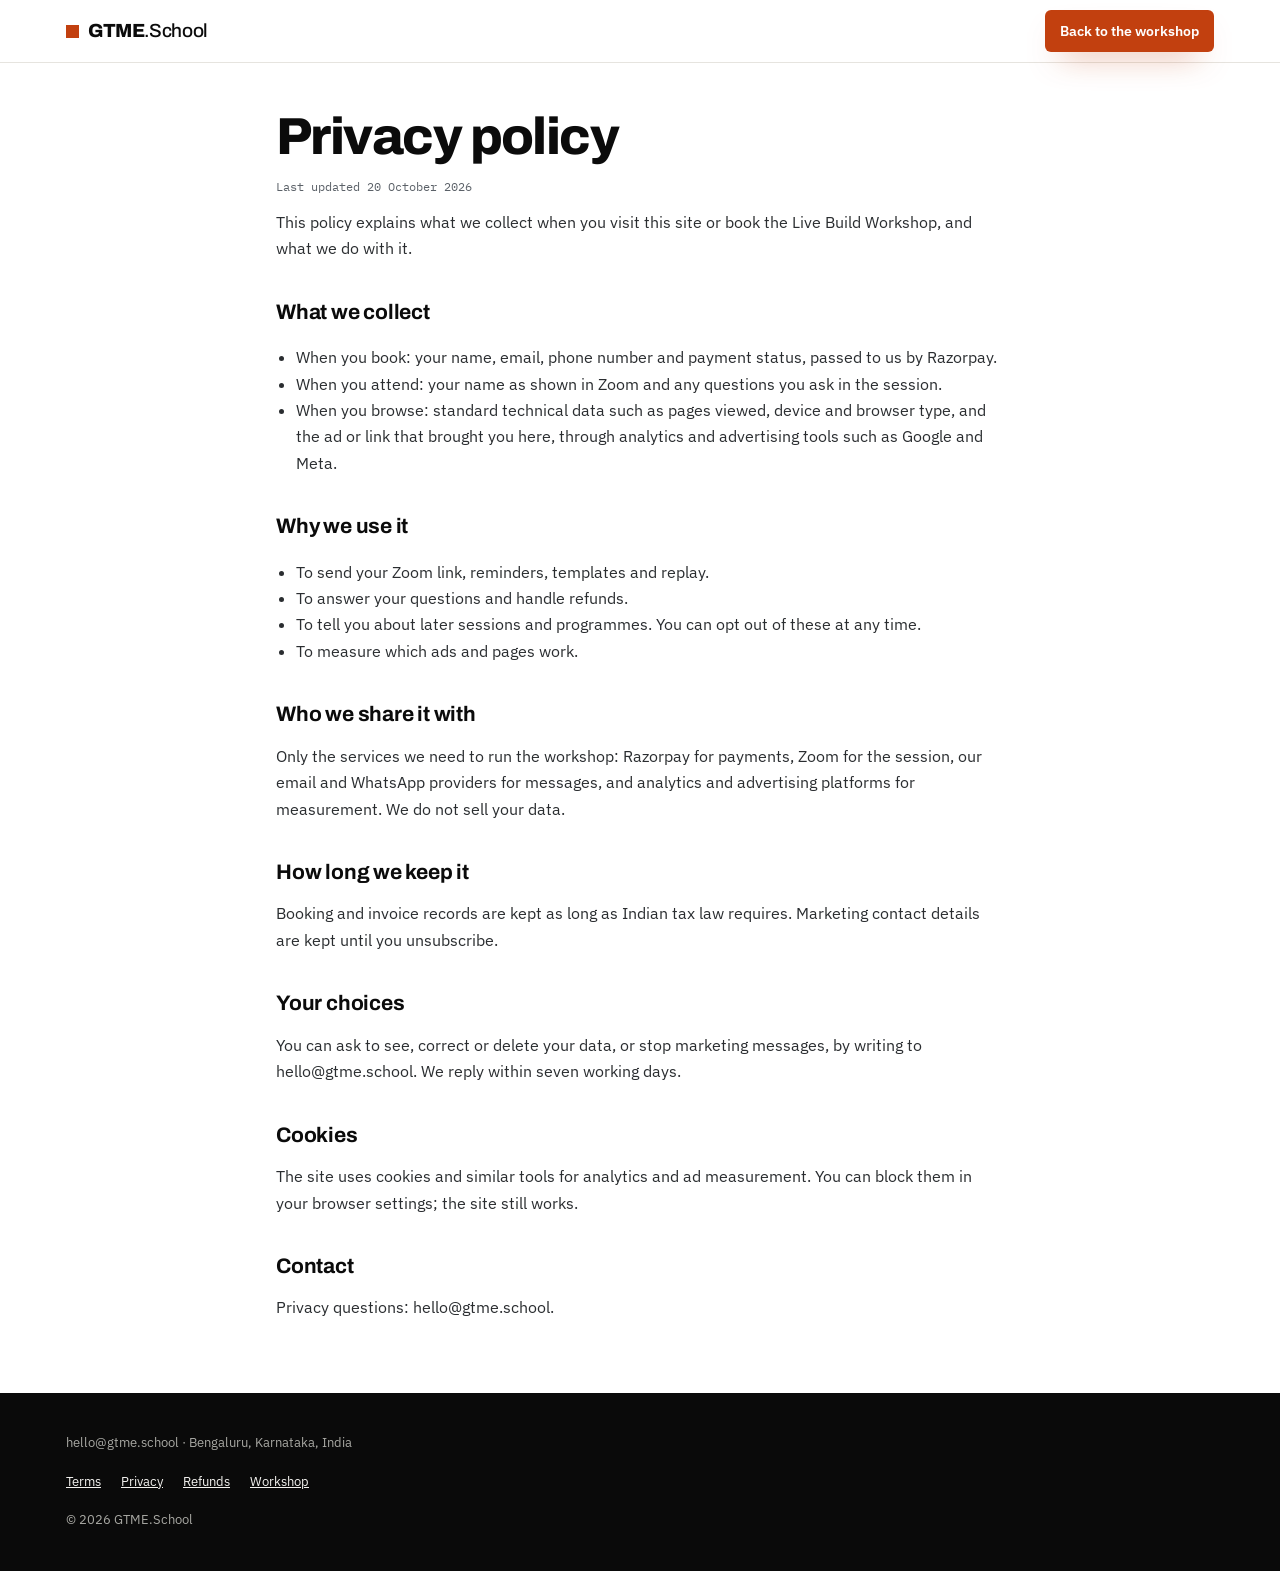
<file: privacy.html>
<!doctype html>
<html lang="en">
<head>
<meta charset="utf-8">
<meta name="viewport" content="width=device-width, initial-scale=1, viewport-fit=cover">
<title>Privacy policy · GTME.School</title>
<meta name="robots" content="index,follow">
<link rel="icon" type="image/svg+xml" href="favicon.svg">
<link href="https://fonts.googleapis.com/css2?family=Archivo:wght@700;800&family=IBM+Plex+Mono:wght@400;500&family=IBM+Plex+Sans:wght@400;600&display=swap" rel="stylesheet">
<link rel="stylesheet" href="assets/workshop.css">
<style>body{padding-bottom:0}.doc{padding-block:48px 72px}.doc h1{font-family:var(--display);font-weight:800;font-size:clamp(34px,7vw,52px);letter-spacing:-.03em;line-height:1}.doc h2{font-family:var(--display);font-weight:700;font-size:21px;margin-top:34px;letter-spacing:-.01em}.doc p,.doc li{font-size:16px;line-height:1.65;color:var(--ink-2)}.doc p{margin-top:12px}.doc ul{padding-left:20px}.doc .upd{font-family:var(--mono);font-size:12px;color:var(--mute);margin-top:14px}</style>
</head>
<body>
<header class="hdr"><div class="wrap"><a class="logo" href="./"><i></i><span>GTME<em>.School</em></span></a><a class="btn btn-ember btn-sm" href="./">Back to the workshop</a></div></header>
<main class="wrap narrow doc">
<h1>Privacy policy</h1>
<p class="upd">Last updated 20 October 2026</p>

<p>This policy explains what we collect when you visit this site or book the Live Build Workshop, and what we do with it.</p>
<h2>What we collect</h2>
<ul><li>When you book: your name, email, phone number and payment status, passed to us by Razorpay.</li><li>When you attend: your name as shown in Zoom and any questions you ask in the session.</li><li>When you browse: standard technical data such as pages viewed, device and browser type, and the ad or link that brought you here, through analytics and advertising tools such as Google and Meta.</li></ul>
<h2>Why we use it</h2>
<ul><li>To send your Zoom link, reminders, templates and replay.</li><li>To answer your questions and handle refunds.</li><li>To tell you about later sessions and programmes. You can opt out of these at any time.</li><li>To measure which ads and pages work.</li></ul>
<h2>Who we share it with</h2>
<p>Only the services we need to run the workshop: Razorpay for payments, Zoom for the session, our email and WhatsApp providers for messages, and analytics and advertising platforms for measurement. We do not sell your data.</p>
<h2>How long we keep it</h2>
<p>Booking and invoice records are kept as long as Indian tax law requires. Marketing contact details are kept until you unsubscribe.</p>
<h2>Your choices</h2>
<p>You can ask to see, correct or delete your data, or stop marketing messages, by writing to hello@gtme.school. We reply within seven working days.</p>
<h2>Cookies</h2>
<p>The site uses cookies and similar tools for analytics and ad measurement. You can block them in your browser settings; the site still works.</p>
<h2>Contact</h2>
<p>Privacy questions: hello@gtme.school.</p>
</main>
<footer class="foot"><div class="wrap"><p>hello@gtme.school · Bengaluru, Karnataka, India</p><div class="links"><a href="terms.html">Terms</a><a href="privacy.html">Privacy</a><a href="refund.html">Refunds</a><a href="./">Workshop</a></div><p>© 2026 GTME.School</p></div></footer>
</body>
</html>
</file>
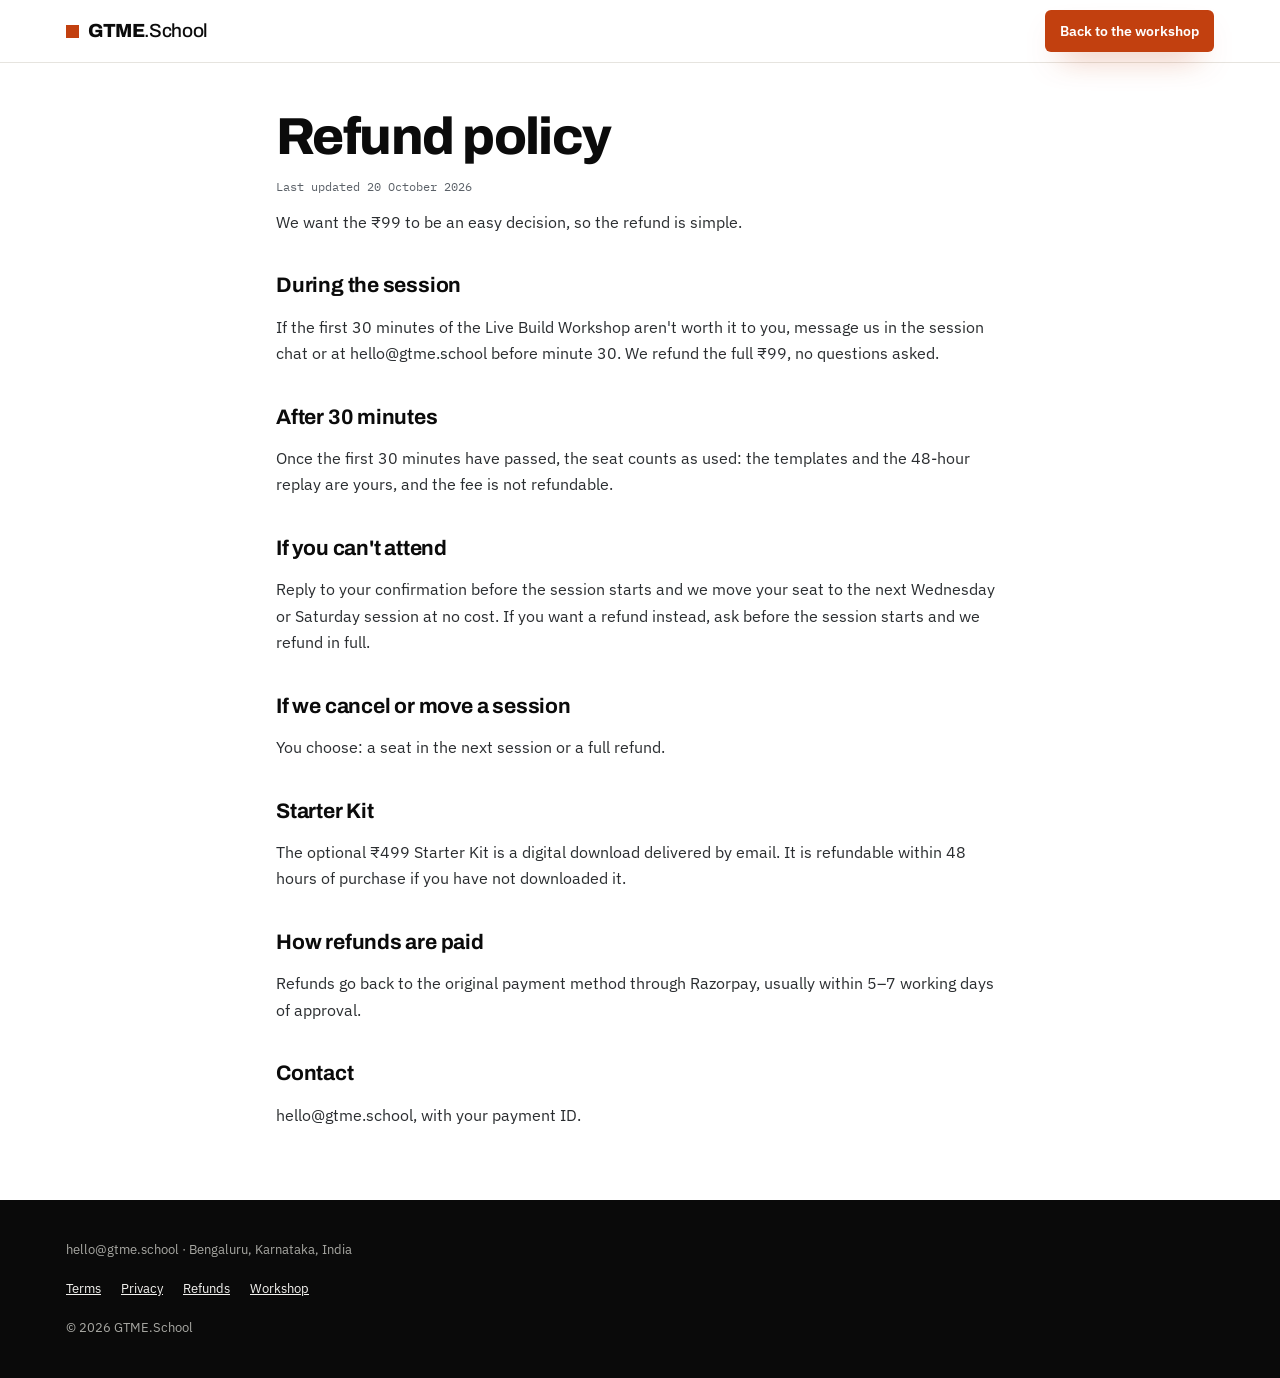
<file: refund.html>
<!doctype html>
<html lang="en">
<head>
<meta charset="utf-8">
<meta name="viewport" content="width=device-width, initial-scale=1, viewport-fit=cover">
<title>Refund policy · GTME.School</title>
<meta name="robots" content="index,follow">
<link rel="icon" type="image/svg+xml" href="favicon.svg">
<link href="https://fonts.googleapis.com/css2?family=Archivo:wght@700;800&family=IBM+Plex+Mono:wght@400;500&family=IBM+Plex+Sans:wght@400;600&display=swap" rel="stylesheet">
<link rel="stylesheet" href="assets/workshop.css">
<style>body{padding-bottom:0}.doc{padding-block:48px 72px}.doc h1{font-family:var(--display);font-weight:800;font-size:clamp(34px,7vw,52px);letter-spacing:-.03em;line-height:1}.doc h2{font-family:var(--display);font-weight:700;font-size:21px;margin-top:34px;letter-spacing:-.01em}.doc p,.doc li{font-size:16px;line-height:1.65;color:var(--ink-2)}.doc p{margin-top:12px}.doc ul{padding-left:20px}.doc .upd{font-family:var(--mono);font-size:12px;color:var(--mute);margin-top:14px}</style>
</head>
<body>
<header class="hdr"><div class="wrap"><a class="logo" href="./"><i></i><span>GTME<em>.School</em></span></a><a class="btn btn-ember btn-sm" href="./">Back to the workshop</a></div></header>
<main class="wrap narrow doc">
<h1>Refund policy</h1>
<p class="upd">Last updated 20 October 2026</p>

<p>We want the ₹99 to be an easy decision, so the refund is simple.</p>
<h2>During the session</h2>
<p>If the first 30 minutes of the Live Build Workshop aren't worth it to you, message us in the session chat or at hello@gtme.school before minute 30. We refund the full ₹99, no questions asked.</p>
<h2>After 30 minutes</h2>
<p>Once the first 30 minutes have passed, the seat counts as used: the templates and the 48-hour replay are yours, and the fee is not refundable.</p>
<h2>If you can't attend</h2>
<p>Reply to your confirmation before the session starts and we move your seat to the next Wednesday or Saturday session at no cost. If you want a refund instead, ask before the session starts and we refund in full.</p>
<h2>If we cancel or move a session</h2>
<p>You choose: a seat in the next session or a full refund.</p>
<h2>Starter Kit</h2>
<p>The optional ₹499 Starter Kit is a digital download delivered by email. It is refundable within 48 hours of purchase if you have not downloaded it.</p>
<h2>How refunds are paid</h2>
<p>Refunds go back to the original payment method through Razorpay, usually within 5–7 working days of approval.</p>
<h2>Contact</h2>
<p>hello@gtme.school, with your payment ID.</p>
</main>
<footer class="foot"><div class="wrap"><p>hello@gtme.school · Bengaluru, Karnataka, India</p><div class="links"><a href="terms.html">Terms</a><a href="privacy.html">Privacy</a><a href="refund.html">Refunds</a><a href="./">Workshop</a></div><p>© 2026 GTME.School</p></div></footer>
</body>
</html>
</file>
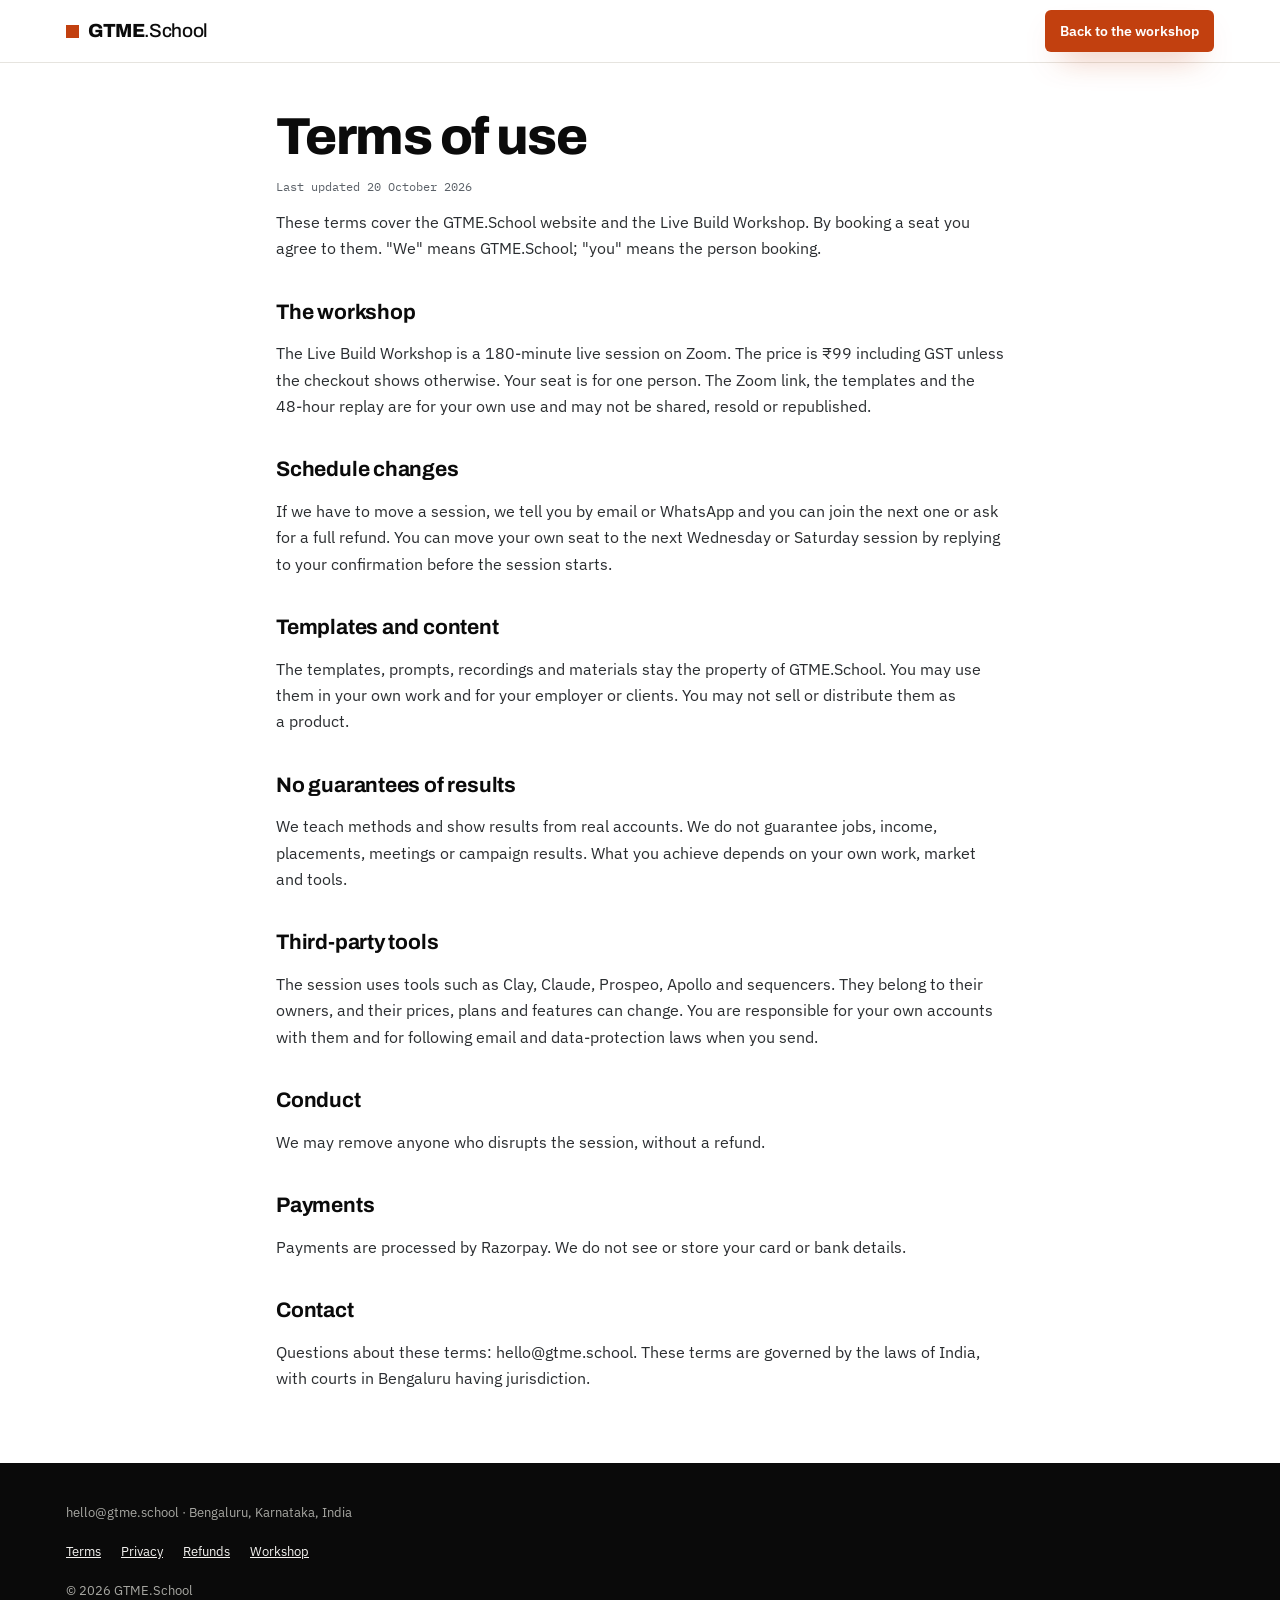
<file: terms.html>
<!doctype html>
<html lang="en">
<head>
<meta charset="utf-8">
<meta name="viewport" content="width=device-width, initial-scale=1, viewport-fit=cover">
<title>Terms of use · GTME.School</title>
<meta name="robots" content="index,follow">
<link rel="icon" type="image/svg+xml" href="favicon.svg">
<link href="https://fonts.googleapis.com/css2?family=Archivo:wght@700;800&family=IBM+Plex+Mono:wght@400;500&family=IBM+Plex+Sans:wght@400;600&display=swap" rel="stylesheet">
<link rel="stylesheet" href="assets/workshop.css">
<style>body{padding-bottom:0}.doc{padding-block:48px 72px}.doc h1{font-family:var(--display);font-weight:800;font-size:clamp(34px,7vw,52px);letter-spacing:-.03em;line-height:1}.doc h2{font-family:var(--display);font-weight:700;font-size:21px;margin-top:34px;letter-spacing:-.01em}.doc p,.doc li{font-size:16px;line-height:1.65;color:var(--ink-2)}.doc p{margin-top:12px}.doc ul{padding-left:20px}.doc .upd{font-family:var(--mono);font-size:12px;color:var(--mute);margin-top:14px}</style>
</head>
<body>
<header class="hdr"><div class="wrap"><a class="logo" href="./"><i></i><span>GTME<em>.School</em></span></a><a class="btn btn-ember btn-sm" href="./">Back to the workshop</a></div></header>
<main class="wrap narrow doc">
<h1>Terms of use</h1>
<p class="upd">Last updated 20 October 2026</p>

<p>These terms cover the GTME.School website and the Live Build Workshop. By booking a seat you agree to them. "We" means GTME.School; "you" means the person booking.</p>
<h2>The workshop</h2>
<p>The Live Build Workshop is a 180-minute live session on Zoom. The price is ₹99 including GST unless the checkout shows otherwise. Your seat is for one person. The Zoom link, the templates and the 48-hour replay are for your own use and may not be shared, resold or republished.</p>
<h2>Schedule changes</h2>
<p>If we have to move a session, we tell you by email or WhatsApp and you can join the next one or ask for a full refund. You can move your own seat to the next Wednesday or Saturday session by replying to your confirmation before the session starts.</p>
<h2>Templates and content</h2>
<p>The templates, prompts, recordings and materials stay the property of GTME.School. You may use them in your own work and for your employer or clients. You may not sell or distribute them as a product.</p>
<h2>No guarantees of results</h2>
<p>We teach methods and show results from real accounts. We do not guarantee jobs, income, placements, meetings or campaign results. What you achieve depends on your own work, market and tools.</p>
<h2>Third-party tools</h2>
<p>The session uses tools such as Clay, Claude, Prospeo, Apollo and sequencers. They belong to their owners, and their prices, plans and features can change. You are responsible for your own accounts with them and for following email and data-protection laws when you send.</p>
<h2>Conduct</h2>
<p>We may remove anyone who disrupts the session, without a refund.</p>
<h2>Payments</h2>
<p>Payments are processed by Razorpay. We do not see or store your card or bank details.</p>
<h2>Contact</h2>
<p>Questions about these terms: hello@gtme.school. These terms are governed by the laws of India, with courts in Bengaluru having jurisdiction.</p>
</main>
<footer class="foot"><div class="wrap"><p>hello@gtme.school · Bengaluru, Karnataka, India</p><div class="links"><a href="terms.html">Terms</a><a href="privacy.html">Privacy</a><a href="refund.html">Refunds</a><a href="./">Workshop</a></div><p>© 2026 GTME.School</p></div></footer>
</body>
</html>
</file>
<file: assets/workshop.css>
/* GTME Live Build Workshop — webinar landing page.
   Layout: be10x section order (hero → proof → why → who → stats → quotes → modules → bonuses → reviews → compare → mentor → P.S. → FAQ → price),
   built mobile-first in GTME.School's look: paper and stone bands, night bands for the live-build moments, one ember accent. */
:root{
  --paper:#FFFFFF; --stone:#F4F3EF; --stone-2:#ECEAE4; --line:#E6E4DF; --line-2:#D6D5D0;
  --ink:#0B0B0B; --ink-2:#2A2D30; --mute:#5B6168; --ash:#A8A8A3;
  --night:#0F0F0F; --night-2:#161616; --night-3:#1D1D1D; --night-line:#262626; --bone:#F4F3F0; --bone-2:#D6D5D0;
  --ember:#C2400F; --ember-ink:#A8360C; --ember-tint:#FBF1EC; --flame:#F0673A; --moss:#1E7A46; --moss-2:#1FBF75;
  --display:'Archivo','Arial Narrow',Arial,sans-serif;
  --body:'IBM Plex Sans',system-ui,-apple-system,'Segoe UI',sans-serif;
  --mono:'IBM Plex Mono',ui-monospace,SFMono-Regular,Menlo,monospace;
  --gl:max(16px,env(safe-area-inset-left,0px)); --gr:max(16px,env(safe-area-inset-right,0px));
  --bar:76px;
  color-scheme:light;
}
*{box-sizing:border-box}
html{scroll-behavior:smooth;scroll-padding-top:84px;-webkit-text-size-adjust:100%}
html,body{overflow-x:clip}
body{margin:0;background:var(--paper);color:var(--ink);font-family:var(--body);font-size:16px;line-height:1.55;-webkit-font-smoothing:antialiased;padding-bottom:calc(var(--bar) + env(safe-area-inset-bottom,0px))}
body::before{content:"";position:fixed;inset:0 0 auto;height:env(safe-area-inset-top,0px);z-index:90;background:var(--night)}
img{max-width:100%;display:block}
a{color:inherit}
h1,h2,h3,h4{text-wrap:balance;margin:0}
p{margin:0;text-wrap:pretty}
button{font:inherit;color:inherit}
:focus-visible{outline:2px solid var(--ember);outline-offset:3px;border-radius:3px}
.wrap{width:100%;max-width:1180px;margin:0 auto;padding-left:var(--gl);padding-right:var(--gr)}
.narrow{max-width:760px}
.sr{position:absolute;width:1px;height:1px;overflow:hidden;clip:rect(0 0 0 0);white-space:nowrap}
.tnum{font-variant-numeric:tabular-nums}
.mono{font-family:var(--mono)}

/* type */
.kicker{display:inline-flex;align-items:center;gap:10px;font-family:var(--mono);font-size:11.5px;letter-spacing:.12em;text-transform:uppercase;color:var(--ember);font-weight:500}
.kicker::before{content:"";width:20px;height:1px;background:currentColor}
.night .kicker{color:var(--flame)}
.h1{font-family:var(--display);font-weight:800;font-size:clamp(38px,9.6vw,84px);line-height:.95;letter-spacing:-.035em}
.h2{font-family:var(--display);font-weight:800;font-size:clamp(30px,6.6vw,54px);line-height:1;letter-spacing:-.03em}
.h3{font-family:var(--display);font-weight:700;font-size:clamp(19px,4.6vw,23px);line-height:1.15;letter-spacing:-.015em}
.ital{font-style:italic;font-weight:500;letter-spacing:-.04em;color:var(--ember)}
.night .ital{color:var(--flame)}
.lede{font-size:clamp(16.5px,4.2vw,19px);line-height:1.5;color:var(--ink-2);max-width:62ch}
.night .lede{color:var(--bone-2)}
.small{font-size:13.5px;line-height:1.5;color:var(--mute)}
.night .small{color:var(--ash)}
.ph{font-family:var(--mono);font-size:11.5px;line-height:1.6;color:var(--mute)}
.night .ph{color:var(--ash)}
.sec-head{display:flex;flex-direction:column;gap:14px;max-width:820px}
.sec-head.c{align-items:center;text-align:center;margin:0 auto}
.sec-head.c .kicker::after{content:"";width:20px;height:1px;background:currentColor}

/* bands */
.band{padding-block:clamp(56px,11vw,112px);border-bottom:1px solid var(--line)}
.band.tight{padding-block:clamp(36px,7vw,64px)}
.stone{background:var(--stone)}
.night{background:var(--night);color:var(--bone);border-color:var(--night-line)}

/* buttons */
.btn{position:relative;display:inline-flex;align-items:center;justify-content:center;gap:10px;min-height:52px;padding:0 22px;border-radius:6px;border:1px solid transparent;font-weight:600;font-size:16px;text-decoration:none;cursor:pointer;transition:transform .18s ease,background .18s,box-shadow .18s;-webkit-tap-highlight-color:transparent;text-align:center;line-height:1.2}
.btn:active{transform:scale(.98)}
.btn svg{flex:0 0 auto;transition:transform .2s}
.btn:hover svg{transform:translateX(3px)}
.btn-ember{background:var(--ember);color:#fff;box-shadow:0 16px 32px -16px rgba(194,64,15,.7)}
.btn-ember:hover{background:var(--ember-ink)}
.btn-line{border-color:var(--ink);background:transparent;color:var(--ink)}
.btn-line:hover{background:var(--ink);color:#fff}
.night .btn-line{border-color:#4A4A4A;color:#fff}
.night .btn-line:hover{background:#fff;color:var(--ink)}
.btn-lg{min-height:62px;font-size:17px;padding:0 26px}
.btn-block{width:100%}
.btn-sm{min-height:42px;font-size:14px;padding:0 14px}
.btn .strike{font-family:var(--mono);font-weight:400;font-size:13px;opacity:.75;text-decoration:line-through}
.btn-shine{overflow:hidden}
.btn-shine::after{content:"";position:absolute;top:0;bottom:0;width:40%;left:-60%;background:linear-gradient(100deg,transparent,rgba(255,255,255,.35),transparent);transform:skewX(-20deg);animation:shine 3.6s ease-in-out infinite}
@keyframes shine{0%,55%{left:-60%}85%,100%{left:130%}}
.cta-block{display:flex;flex-direction:column;align-items:center;gap:10px;text-align:center;margin-top:36px}
.cta-block .btn{width:100%;max-width:520px}
.cta-note{font-family:var(--mono);font-size:12px;color:var(--mute)}
.night .cta-note{color:var(--ash)}

/* top bar + header */
.topbar{background:var(--night);color:var(--bone);font-family:var(--mono);font-size:11.5px;letter-spacing:.04em;text-align:center;padding:9px var(--gr) 9px var(--gl);display:flex;justify-content:center;align-items:center;gap:8px 12px;flex-wrap:wrap}
.topbar .dot{width:7px;height:7px;border-radius:50%;background:var(--flame);animation:ping 2s infinite}
.topbar b{color:var(--flame);font-weight:500}
@keyframes ping{0%{box-shadow:0 0 0 0 rgba(240,103,58,.55)}70%{box-shadow:0 0 0 8px rgba(240,103,58,0)}100%{box-shadow:0 0 0 0 rgba(240,103,58,0)}}
.hdr{position:sticky;top:env(safe-area-inset-top,0px);z-index:60;background:rgba(255,255,255,.97);backdrop-filter:blur(12px) saturate(1.4);-webkit-backdrop-filter:blur(12px) saturate(1.4);border-bottom:1px solid var(--line)}
.hdr .wrap{height:62px;display:flex;align-items:center;justify-content:space-between;gap:12px}
.logo{display:flex;align-items:center;gap:9px;text-decoration:none}
.logo i{width:13px;height:13px;background:var(--ember);transition:transform .5s cubic-bezier(.2,.8,.2,1)}
.logo:hover i{transform:rotate(90deg)}
.logo span{font-family:var(--display);font-weight:800;font-size:19px;letter-spacing:-.02em}
.logo em{font-style:normal;font-weight:500}
.hdr-right{display:flex;align-items:center;gap:12px}
.hdr-cd{display:none;font-family:var(--mono);font-size:12px;color:var(--mute)}
.hdr-cd b{color:var(--ink)}
@media (min-width:720px){.hdr-cd{display:block}}
.progress{position:absolute;left:0;right:0;bottom:-1px;height:2px;background:linear-gradient(90deg,var(--ember),var(--flame));transform-origin:0 50%;transform:scaleX(0)}

/* hero */
.hero{position:relative;overflow:hidden;background:var(--paper);border-bottom:1px solid var(--line)}
.hero-bg{position:absolute;inset:0;pointer-events:none;background-image:linear-gradient(var(--line) 1px,transparent 1px),linear-gradient(90deg,var(--line) 1px,transparent 1px);background-size:44px 44px;mask-image:radial-gradient(ellipse 90% 60% at 50% 0%,#000 25%,transparent 75%);-webkit-mask-image:radial-gradient(ellipse 90% 60% at 50% 0%,#000 25%,transparent 75%);opacity:.75}
.glow{position:absolute;border-radius:50%;filter:blur(70px);pointer-events:none}
.glow.a{width:420px;height:420px;right:-160px;top:-160px;background:#F0673A;opacity:.28;animation:drift 18s ease-in-out infinite}
.glow.b{width:320px;height:320px;left:-140px;top:42%;background:#E9C9A8;opacity:.4;animation:drift 24s ease-in-out infinite reverse}
@keyframes drift{0%,100%{transform:translate(0,0)}50%{transform:translate(30px,40px) scale(1.08)}}
.hero .wrap{position:relative;padding-block:28px 48px}
.hero-grid{display:grid;grid-template-columns:1fr;gap:28px;align-items:start}
@media (min-width:1000px){.hero-grid{grid-template-columns:minmax(0,1.05fr) minmax(0,.95fr);gap:56px}.hero .wrap{padding-block:64px 88px}}
.hero-copy{display:flex;flex-direction:column;gap:20px;min-width:0}
.live-pill{display:inline-flex;align-self:flex-start;align-items:center;gap:10px;padding:7px 12px 7px 10px;border-radius:999px;background:var(--night);color:var(--bone);font-family:var(--mono);font-size:11px;letter-spacing:.1em;text-transform:uppercase}
.live-pill i{width:8px;height:8px;border-radius:50%;background:var(--flame);animation:ping 2s infinite}
.rot{display:block;position:relative;height:1.02em;overflow:hidden;color:var(--ember)}
.rot span{position:absolute;left:0;top:0;white-space:nowrap;font-style:italic;font-weight:600;letter-spacing:-.04em;opacity:0;transform:translateY(60%);filter:blur(10px);transition:opacity .45s ease,transform .55s cubic-bezier(.2,.8,.2,1),filter .45s ease}
.rot span.on{opacity:1;transform:none;filter:blur(0)}
.rot span.out{opacity:0;transform:translateY(-60%);filter:blur(10px)}
.facts-row{display:grid;grid-template-columns:repeat(2,minmax(0,1fr));gap:1px;background:var(--line);border:1px solid var(--line);border-radius:10px;overflow:hidden}
@media (min-width:560px){.facts-row{grid-template-columns:repeat(4,minmax(0,1fr))}}
.facts-row>div{background:#fff;padding:12px 14px;display:flex;flex-direction:column;gap:2px;min-width:0}
.facts-row .k{font-family:var(--mono);font-size:10.5px;letter-spacing:.12em;text-transform:uppercase;color:var(--mute)}
.facts-row b{font-family:var(--display);font-weight:700;font-size:17px;letter-spacing:-.01em;line-height:1.2}
.ticks{list-style:none;margin:0;padding:0;display:grid;grid-template-columns:1fr;gap:10px}
@media (min-width:560px){.ticks{grid-template-columns:repeat(2,minmax(0,1fr));gap:12px 22px}}
.ticks li{display:grid;grid-template-columns:22px 1fr;gap:10px;font-size:15px;line-height:1.45;color:var(--ink-2)}
.ticks svg{width:20px;height:20px;margin-top:1px}
.hero-cta{display:flex;flex-direction:column;gap:10px}
.hero-cta .row{display:flex;flex-wrap:wrap;gap:6px 16px;font-family:var(--mono);font-size:12px;color:var(--mute)}
.trust{display:grid;grid-template-columns:1fr;gap:0;border-top:1px solid var(--line)}
.trust div{display:grid;grid-template-columns:30px 1fr;gap:10px;padding:12px 0;border-bottom:1px solid var(--line);font-size:14.5px;line-height:1.4;color:var(--ink-2)}
.trust b{color:var(--ink)}
.trust .n{font-family:var(--mono);font-size:12px;color:var(--ember);padding-top:2px}
@media (min-width:700px){.trust{grid-template-columns:repeat(2,minmax(0,1fr));column-gap:24px}}

/* live-build console (hero motion graphic) */
.console{background:var(--night);color:var(--bone);border-radius:14px;border:1px solid var(--night-line);box-shadow:0 50px 90px -40px rgba(11,11,11,.6);overflow:hidden;position:relative;min-width:0}
.console::before{content:"";position:absolute;inset:-1px;border-radius:inherit;padding:1px;background:conic-gradient(from var(--ang,0deg),var(--ember),transparent 28%,transparent 72%,var(--flame));-webkit-mask:linear-gradient(#000 0 0) content-box,linear-gradient(#000 0 0);-webkit-mask-composite:xor;mask-composite:exclude;animation:spinAng 6s linear infinite;pointer-events:none;z-index:3}
@property --ang{syntax:"<angle>";inherits:false;initial-value:0deg}
@keyframes spinAng{to{--ang:360deg}}
.c-top{display:flex;justify-content:space-between;align-items:center;gap:10px;padding:11px 14px;border-bottom:1px solid var(--night-line);font-family:var(--mono);font-size:10.5px;letter-spacing:.1em;color:var(--ash)}
.c-top .live{color:var(--flame);display:flex;align-items:center;gap:6px}
.c-top .live i{width:7px;height:7px;border-radius:50%;background:var(--flame);animation:ping 2s infinite}
.c-steps{display:grid;grid-template-columns:repeat(5,minmax(0,1fr));border-bottom:1px solid var(--night-line)}
.c-steps span{padding:9px 4px;text-align:center;font-family:var(--mono);font-size:10px;letter-spacing:.06em;color:#6A6D70;border-right:1px solid var(--night-line);transition:color .3s,background .3s;white-space:nowrap;overflow:hidden;text-overflow:ellipsis}
.c-steps span:last-child{border-right:0}
.c-steps span.on{color:#fff;background:linear-gradient(180deg,rgba(194,64,15,.35),rgba(194,64,15,.08))}
.c-steps span.done{color:var(--moss-2)}
.c-body{padding:14px;display:flex;flex-direction:column;gap:12px}
.c-lbl{font-family:var(--mono);font-size:10px;letter-spacing:.12em;color:var(--ash);display:flex;justify-content:space-between;gap:8px}
.c-lbl b{font-weight:500;color:var(--flame)}
.tbl{border:1px solid var(--night-line);border-radius:8px;overflow:hidden;font-family:var(--mono);font-size:11px}
.tr{display:grid;grid-template-columns:1.25fr 1.15fr 1fr .45fr;gap:6px;padding:7px 10px;border-top:1px solid var(--night-line);align-items:center;min-height:31px}
.tr:first-child{border-top:0;color:#6A6D70;font-size:10px;letter-spacing:.06em;background:var(--night-2)}
.tr span{min-width:0;overflow:hidden;text-overflow:ellipsis;white-space:nowrap}
.tr.new{animation:rowIn .55s cubic-bezier(.2,.8,.2,1)}
@keyframes rowIn{from{opacity:0;transform:translateX(-14px);filter:blur(6px)}to{opacity:1;transform:none;filter:none}}
.tr.hl{background:rgba(240,103,58,.08)}
.wf{display:inline-flex;gap:4px;align-items:center}
.wf em{font-style:normal;font-size:9.5px;padding:1px 5px;border-radius:3px;border:1px solid #333;color:#8A8D90}
.wf em.miss{text-decoration:line-through;opacity:.6}
.wf em.hit{border-color:var(--moss-2);color:var(--moss-2)}
.spin{width:10px;height:10px;border:1.5px solid #444;border-top-color:var(--flame);border-radius:50%;animation:rot .7s linear infinite;display:inline-block}
@keyframes rot{to{transform:rotate(360deg)}}
.tier{color:var(--flame)}
.agent{border:1px solid var(--night-line);border-radius:8px;padding:10px 12px;background:var(--night-2);display:flex;flex-direction:column;gap:6px;min-height:86px}
.agent .line{font-size:13px;line-height:1.5;color:var(--bone);border-left:2px solid var(--flame);padding-left:10px;min-height:40px}
.agent .line::after{content:"";display:inline-block;width:7px;height:14px;background:var(--flame);margin-left:2px;vertical-align:-2px;animation:blink 1s steps(1) infinite}
@keyframes blink{50%{opacity:0}}
.c-stats{display:grid;grid-template-columns:repeat(3,minmax(0,1fr));gap:8px}
.c-stats div{border-top:1px solid var(--night-line);padding-top:8px}
.c-stats b{display:block;font-family:var(--display);font-weight:800;font-size:22px;letter-spacing:-.02em;color:#fff}
.c-stats span{font-family:var(--mono);font-size:9.5px;letter-spacing:.1em;text-transform:uppercase;color:var(--ash)}
.c-foot{padding:9px 14px;border-top:1px solid var(--night-line);font-family:var(--mono);font-size:10px;color:#6A6D70}
.vsl{position:relative;display:block;aspect-ratio:16/9;max-width:100%;border-radius:12px;overflow:hidden;text-decoration:none;color:var(--bone);background:radial-gradient(ellipse at 50% 40%,#2a1a12,var(--night) 70%);border:1px solid var(--night-line)}
.vsl .grid{position:absolute;inset:0;background-image:linear-gradient(rgba(255,255,255,.04) 1px,transparent 1px),linear-gradient(90deg,rgba(255,255,255,.04) 1px,transparent 1px);background-size:36px 36px}
.vsl-in{position:absolute;inset:0;display:flex;flex-direction:column;align-items:center;justify-content:center;gap:12px;padding:18px;text-align:center}
.vsl-tag{position:absolute;top:12px;left:12px;font-family:var(--mono);font-size:10.5px;letter-spacing:.12em;color:var(--ash);display:flex;gap:7px;align-items:center}
.vsl-tag i{width:7px;height:7px;border-radius:50%;background:var(--flame)}
.play{width:72px;height:72px;border-radius:50%;background:var(--ember);display:flex;align-items:center;justify-content:center;animation:ring 2.4s infinite;transition:transform .2s}
.vsl:hover .play{transform:scale(1.07)}
@keyframes ring{0%{box-shadow:0 0 0 0 rgba(240,103,58,.5)}80%{box-shadow:0 0 0 24px rgba(240,103,58,0)}100%{box-shadow:0 0 0 0 rgba(240,103,58,0)}}
.vsl-cap{font-family:var(--mono);font-size:11.5px;color:var(--mute);text-align:center;margin-top:8px}

/* included strip (be10x bonuses teaser) */
.incl{background:var(--ember);color:#fff;padding-block:18px}
.incl .wrap{display:flex;flex-wrap:wrap;gap:10px 22px;align-items:center;justify-content:center;text-align:center}
.incl b{font-family:var(--display);font-weight:800;font-size:clamp(18px,4.4vw,24px);letter-spacing:-.02em}
.incl span{font-family:var(--mono);font-size:12px;letter-spacing:.06em;opacity:.9}

/* marquee */
.marq{overflow:hidden;mask-image:linear-gradient(90deg,transparent,#000 12%,#000 88%,transparent);-webkit-mask-image:linear-gradient(90deg,transparent,#000 12%,#000 88%,transparent)}
.marq-t{display:flex;width:max-content;animation:marq var(--dur,32s) linear infinite}
.marq-t.back{animation-direction:reverse}
.marq:hover .marq-t{animation-play-state:paused}
@keyframes marq{to{transform:translateX(-50%)}}
.tool{display:flex;align-items:center;gap:10px;margin-right:12px;padding:10px 16px 10px 12px;border:1px solid var(--line-2);border-radius:999px;background:#fff;white-space:nowrap;font-weight:600;font-size:15px}
.tool i{width:26px;height:26px;border-radius:7px;display:flex;align-items:center;justify-content:center;font-family:var(--mono);font-style:normal;font-size:11px;font-weight:500;color:#fff;background:var(--ink)}
.tool small{font-family:var(--mono);font-weight:400;font-size:11px;color:var(--mute)}
.cl{font-family:var(--display);font-weight:700;font-size:clamp(19px,4.4vw,24px);letter-spacing:-.02em;color:#8A8D90;padding:0 22px;white-space:nowrap}
.strip-lbl{text-align:center;font-family:var(--mono);font-size:11.5px;letter-spacing:.12em;text-transform:uppercase;color:var(--mute);margin-bottom:16px;padding:0 16px}

/* rating line */
.rate{display:flex;flex-direction:column;align-items:center;gap:10px;text-align:center}
.stars{display:flex;gap:4px;color:var(--ember)}
.rate .h3{font-size:clamp(20px,4.8vw,28px)}

/* benefits */
.grid-6{display:grid;grid-template-columns:1fr;gap:12px;margin-top:36px}
@media (min-width:640px){.grid-6{grid-template-columns:repeat(2,minmax(0,1fr))}}
@media (min-width:1000px){.grid-6{grid-template-columns:repeat(3,minmax(0,1fr));gap:16px}}
.ben{background:#fff;border:1px solid var(--line);border-radius:12px;padding:20px;display:grid;grid-template-columns:44px 1fr;gap:14px;align-items:start;transition:transform .25s,border-color .25s,box-shadow .25s}
.ben:hover{transform:translateY(-3px);border-color:var(--line-2);box-shadow:0 24px 48px -30px rgba(11,11,11,.3)}
.ben .ic{width:44px;height:44px;border-radius:10px;background:var(--ember-tint);color:var(--ember);display:flex;align-items:center;justify-content:center;font-family:var(--mono);font-size:13px;font-weight:500}
.ben b{display:block;font-weight:600;font-size:16px;line-height:1.35;margin-bottom:4px}
.ben p{font-size:14.5px;color:var(--ink-2)}

/* personas */
.persona{display:grid;grid-template-columns:1fr;gap:12px;margin-top:32px}
@media (min-width:760px){.persona{grid-template-columns:repeat(2,minmax(0,1fr))}}
.persona>div{border-top:2px solid var(--ink);padding:16px 0 4px;display:flex;flex-direction:column;gap:6px}
.persona b{font-weight:600;font-size:17px}
.persona p{font-size:15px;color:var(--ink-2)}
.warn{display:flex;gap:10px;align-items:center;justify-content:center;font-family:var(--mono);font-size:12px;letter-spacing:.1em;text-transform:uppercase;color:var(--ember);margin-bottom:12px}

/* proof carousel */
.rail-wrap{position:relative;margin-top:32px}
.rail{display:flex;gap:14px;overflow-x:auto;scroll-snap-type:x mandatory;scroll-padding-left:var(--gl);padding:4px var(--gr) 18px var(--gl);scrollbar-width:none;-webkit-overflow-scrolling:touch}
.rail::-webkit-scrollbar{display:none}
.rail>*{scroll-snap-align:start;flex:0 0 min(86vw,380px)}
@media (min-width:1000px){.rail>*{flex-basis:360px}}
.rail-ctl{display:flex;justify-content:space-between;align-items:center;gap:12px;margin-top:6px}
.dots{display:flex;gap:6px;flex-wrap:wrap}
.dots i{width:7px;height:7px;border-radius:4px;background:var(--line-2);transition:width .3s,background .3s}
.dots i.on{width:22px;background:var(--ember)}
.night .dots i{background:#3A3A3A}
.night .dots i.on{background:var(--flame)}
.arrows{display:flex;gap:8px}
.arrows button{width:44px;height:44px;border-radius:50%;border:1px solid var(--line-2);background:#fff;display:flex;align-items:center;justify-content:center;cursor:pointer}
.night .arrows button{background:transparent;border-color:#3A3A3A;color:#fff}
.arrows button:disabled{opacity:.35;cursor:default}
.pcard{color:var(--ink);background:#fff;border:1px solid var(--line);border-radius:14px;overflow:hidden;display:flex;flex-direction:column;text-align:left;cursor:zoom-in;padding:0;transition:transform .25s,box-shadow .25s}
.pcard:hover{transform:translateY(-3px);box-shadow:0 30px 60px -36px rgba(11,11,11,.4)}
.pcard .shot{aspect-ratio:16/9;background:var(--night);display:flex;align-items:center;justify-content:center;padding:12px;overflow:hidden;border-bottom:1px solid var(--line)}
.pcard .shot img{max-height:100%;width:auto;max-width:100%;object-fit:contain;border-radius:6px;background:#fff}
.pcard .shot img.cover{width:100%;height:100%;object-fit:cover;object-position:top;border-radius:4px}
.pcard .bd{padding:16px 18px 18px;display:flex;flex-direction:column;gap:8px;flex:1}
.pcard .who{display:flex;justify-content:space-between;gap:8px;align-items:baseline;flex-wrap:wrap}
.pcard .who span{font-family:var(--mono);font-size:10.5px;letter-spacing:.08em;text-transform:uppercase;color:var(--mute)}
.pcard .big{font-family:var(--display);font-weight:800;font-size:32px;letter-spacing:-.03em;line-height:1;color:var(--ember)}
.pcard p{font-size:14px;color:var(--ink-2)}
.pcard .src{font-family:var(--mono);font-size:10.5px;color:var(--ash);margin-top:auto}

/* stats (be10x job stats → honest market slots) */
.stat-grid{display:grid;grid-template-columns:1fr;gap:12px;margin-top:32px}
@media (min-width:760px){.stat-grid{grid-template-columns:repeat(3,minmax(0,1fr))}}
.stat{border:1px solid var(--line);border-radius:12px;padding:22px;background:#fff;display:flex;flex-direction:column;gap:8px}
.stat b{font-family:var(--display);font-weight:800;font-size:clamp(32px,8vw,40px);letter-spacing:-.035em;line-height:1;color:var(--ember)}
.stat p{font-size:14.5px;color:var(--ink-2)}
.shift{margin-top:16px;display:grid;grid-template-columns:1fr;border:1px solid var(--line);border-radius:12px;overflow:hidden;background:#fff}
@media (min-width:760px){.shift{grid-template-columns:1fr 1fr}}
.shift>div{padding:22px;display:flex;flex-direction:column;gap:10px}
.shift>div+div{border-top:1px solid var(--line);background:var(--night);color:var(--bone)}
@media (min-width:760px){.shift>div+div{border-top:0}}
.shift ul{margin:0;padding:0;list-style:none;display:flex;flex-direction:column;gap:8px;font-size:15px}
.shift li{display:grid;grid-template-columns:16px 1fr;gap:10px}
.shift li::before{content:"";width:7px;height:7px;margin-top:8px;background:var(--ash)}
.shift>div+div li::before{background:var(--flame)}
.shift .k{font-family:var(--mono);font-size:11px;letter-spacing:.12em;text-transform:uppercase;color:var(--mute)}
.shift>div+div .k{color:var(--flame)}

/* quotes */
.quotes{display:grid;grid-template-columns:1fr;gap:14px;margin-top:32px}
@media (min-width:860px){.quotes{grid-template-columns:repeat(2,minmax(0,1fr))}}
.quote{margin:0;background:var(--night-2);border:1px solid var(--night-line);border-radius:14px;padding:24px;display:flex;flex-direction:column;gap:14px}
.quote .mk{font-family:var(--display);font-weight:900;font-size:54px;line-height:.6;color:var(--flame)}
.quote blockquote{margin:0;font-size:16.5px;line-height:1.55;color:var(--bone)}
.quote figcaption{display:flex;align-items:center;gap:12px;font-size:13.5px;color:var(--ash)}
.quote figcaption strong{color:#fff;display:block;font-weight:600}
.quote .av{width:44px;height:44px;border-radius:50%;background:var(--night-3);border:1px solid #333;display:flex;align-items:center;justify-content:center;font-family:var(--display);font-weight:800;color:var(--flame)}

/* pipeline (what gets built) */
.pipe{position:relative;display:grid;grid-template-columns:1fr;gap:0;margin-top:36px}
.pipe::before{content:"";position:absolute;left:23px;top:24px;bottom:24px;width:2px;background:repeating-linear-gradient(var(--line-2) 0 6px,transparent 6px 12px)}
.lead{position:absolute;left:18px;top:24px;width:12px;height:12px;border-radius:50%;background:var(--flame);box-shadow:0 0 0 4px rgba(240,103,58,.18),0 -14px 16px -2px rgba(240,103,58,.55);animation:leadY 6s cubic-bezier(.65,0,.35,1) infinite;z-index:0}
.lead.b{animation-delay:-3s;opacity:.7}
@keyframes leadY{0%{top:24px;opacity:0;filter:blur(4px)}8%{opacity:1;filter:blur(0)}92%{opacity:1}100%{top:calc(100% - 36px);opacity:0;filter:blur(4px)}}
.stage{position:relative;display:grid;grid-template-columns:48px 1fr;gap:16px;padding:0 0 22px}
.stage:last-child{padding-bottom:0}
.stage .node{width:48px;height:48px;border-radius:50%;background:#fff;border:1px solid var(--line-2);display:flex;align-items:center;justify-content:center;font-family:var(--mono);font-size:12.5px;color:var(--ember);position:relative;z-index:1;transition:.3s}
.stage.lit .node{background:var(--ember);color:#fff;border-color:var(--ember);box-shadow:0 0 0 6px rgba(194,64,15,.14)}
.stage .card{background:#fff;border:1px solid var(--line);border-radius:12px;padding:16px 18px;display:flex;flex-direction:column;gap:6px;transition:border-color .3s, box-shadow .3s}
.stage.lit .card{border-color:var(--ember);box-shadow:0 20px 40px -30px rgba(194,64,15,.6)}
.stage .card p{font-size:14.5px;color:var(--ink-2)}
.chips{display:flex;flex-wrap:wrap;gap:6px;margin-top:4px}
.chip{font-family:var(--mono);font-size:11px;padding:3px 9px;border:1px solid var(--line-2);border-radius:999px;color:var(--ink-2);background:var(--stone)}
@media (min-width:1000px){
  .pipe{grid-template-columns:repeat(5,minmax(0,1fr));gap:14px}
  .pipe::before{left:24px;right:24px;top:23px;bottom:auto;width:auto;height:2px;background:repeating-linear-gradient(90deg,var(--line-2) 0 6px,transparent 6px 12px)}
  .lead{top:18px;left:24px;animation-name:leadX;box-shadow:0 0 0 4px rgba(240,103,58,.18),-16px 0 18px -2px rgba(240,103,58,.55)}
  @keyframes leadX{0%{left:24px;opacity:0;filter:blur(4px)}8%{opacity:1;filter:blur(0)}92%{opacity:1}100%{left:calc(100% - 36px);opacity:0;filter:blur(4px)}}
  .stage{grid-template-columns:1fr;gap:14px;padding:0}
  .stage .card{min-height:100%}
}
.agenda{margin-top:28px;background:var(--night);color:var(--bone);border-radius:14px;padding:18px;display:flex;flex-direction:column;gap:14px}
.agenda .bar{display:flex;height:44px;gap:2px;border-radius:6px;overflow:hidden}
.agenda .bar div{flex:var(--m) 0 0;background:#2A2A2A;display:flex;align-items:flex-end;padding:6px;font-family:var(--mono);font-size:10px;color:var(--ash);white-space:nowrap;overflow:hidden;min-width:0;transform-origin:0 50%}
.agenda .bar .hot{background:var(--ember);color:#fff}
.agenda .rows{display:grid;grid-template-columns:1fr;gap:0}
.agenda .rows div{display:grid;grid-template-columns:78px 1fr;gap:12px;padding:10px 0;border-top:1px solid var(--night-line);font-size:14px;color:var(--bone-2)}
.agenda .rows b{font-family:var(--mono);font-weight:500;color:var(--flame);font-size:12.5px}
.agenda .rows strong{color:#fff;font-weight:600}
@media (min-width:760px){.agenda .rows{grid-template-columns:repeat(2,minmax(0,1fr));column-gap:28px}}

/* bonuses */
.deadline{display:flex;flex-direction:column;align-items:center;gap:14px;text-align:center}
.cd{display:flex;gap:8px;justify-content:center}
.cd div{min-width:68px;background:var(--night);color:#fff;border-radius:10px;padding:10px 6px 8px;display:flex;flex-direction:column;align-items:center;gap:2px;position:relative;overflow:hidden}
.cd div::after{content:"";position:absolute;left:0;right:0;top:50%;height:1px;background:rgba(255,255,255,.08)}
.cd b{font-family:var(--display);font-weight:800;font-size:34px;letter-spacing:-.02em;line-height:1;font-variant-numeric:tabular-nums}
.cd b.tick{animation:flip .45s cubic-bezier(.2,.8,.2,1)}
@keyframes flip{0%{transform:translateY(-40%);filter:blur(4px);opacity:.3}100%{transform:none;filter:none;opacity:1}}
.cd span{font-family:var(--mono);font-size:9.5px;letter-spacing:.12em;color:var(--ash)}
.bonus{display:grid;grid-template-columns:1fr;gap:12px;margin-top:32px}
@media (min-width:760px){.bonus{grid-template-columns:repeat(2,minmax(0,1fr))}}
@media (min-width:1100px){.bonus{grid-template-columns:repeat(3,minmax(0,1fr))}}
.bcard{position:relative;background:#fff;border:1px solid var(--line);border-radius:14px;padding:20px 20px 18px;display:flex;flex-direction:column;gap:8px;overflow:hidden}
.bcard .tag{align-self:flex-start;font-family:var(--mono);font-size:10.5px;letter-spacing:.1em;text-transform:uppercase;padding:4px 8px;border-radius:4px;background:var(--ember-tint);color:var(--ember)}
.bcard p{font-size:14.5px;color:var(--ink-2)}
.bcard .free{font-family:var(--mono);font-size:12px;color:var(--moss);margin-top:auto}
.bcard.kit{background:var(--night);color:var(--bone);border-color:var(--night)}
.bcard.kit .tag{background:rgba(240,103,58,.15);color:var(--flame)}
.bcard.kit p{color:var(--bone-2)}
.bcard.kit .free{color:var(--flame)}
.bcard::after{content:"";position:absolute;right:-30px;top:-30px;width:90px;height:90px;border-radius:50%;background:radial-gradient(circle,rgba(240,103,58,.18),transparent 70%)}

/* reviews (slots) */
.rev{background:#fff;border:1px dashed var(--ash);border-radius:14px;padding:18px;display:flex;flex-direction:column;gap:12px;margin:0}
.slot{border:1px dashed var(--ash);border-radius:10px;background:repeating-linear-gradient(135deg,var(--stone) 0 12px,var(--stone-2) 12px 24px);display:flex;flex-direction:column;align-items:center;justify-content:center;gap:6px;text-align:center;color:var(--mute);font-size:12.5px;line-height:1.4;padding:14px;max-width:100%}
.slot b{font-family:var(--mono);font-weight:500;font-size:10.5px;letter-spacing:.12em;text-transform:uppercase;color:var(--ink-2)}
.night .slot{border-color:#3A3A3A;background:repeating-linear-gradient(135deg,#141414 0 12px,#191919 12px 24px);color:var(--ash)}
.night .slot b{color:var(--bone-2)}
.rev .slot{aspect-ratio:4/3}
.rev blockquote{margin:0;font-size:15px;line-height:1.55;color:var(--ink-2)}
.rev figcaption{display:flex;gap:12px;align-items:center;font-size:13px;color:var(--mute)}
.rev .av{width:42px;height:42px;border-radius:50%;border:1px dashed var(--ash);background:var(--stone);flex:0 0 auto;display:flex;align-items:center;justify-content:center;font-family:var(--mono);font-size:9px}
.rev strong{color:var(--ink);display:block}
.rev .stars{font-size:13px}
.bignum{display:flex;flex-wrap:wrap;justify-content:center;gap:12px 40px;margin-top:20px}
.bignum div{display:flex;flex-direction:column;align-items:center}
.bignum b{font-family:var(--display);font-weight:800;font-size:clamp(34px,8vw,52px);letter-spacing:-.035em;line-height:1}
.bignum span{font-size:13px;color:var(--mute)}

/* compare */
.cmp{margin-top:32px;border:1px solid var(--line);border-radius:14px;overflow:hidden;background:#fff}
.cmp-r{display:grid;grid-template-columns:1fr 1fr;border-top:1px solid var(--line)}
.cmp-r:first-child{border-top:0}
.cmp-r .q{grid-column:1/-1;padding:12px 16px 0;font-weight:600;font-size:14px}
.cmp-r .a,.cmp-r .b{padding:6px 16px 14px;font-size:14px;line-height:1.45}
.cmp-r .a{color:var(--mute)}
.cmp-r .b{color:var(--ink)}
.cmp-h{display:grid;grid-template-columns:1fr 1fr;background:var(--stone);font-family:var(--mono);font-size:11px;letter-spacing:.12em;text-transform:uppercase;color:var(--mute)}
.cmp-h div{padding:12px 16px}
.cmp-h div:last-child{color:var(--ember)}
@media (min-width:760px){
  .cmp-h{grid-template-columns:1.1fr 1fr 1fr}.cmp-h::before{content:"";display:block}
  .cmp-r{grid-template-columns:1.1fr 1fr 1fr}.cmp-r .q{grid-column:auto;padding:16px}.cmp-r .a,.cmp-r .b{padding:16px}
}

/* mentor */
.mentor{display:grid;grid-template-columns:1fr;gap:28px;align-items:center}
@media (min-width:900px){.mentor{grid-template-columns:minmax(0,.8fr) minmax(0,1.2fr);gap:56px}}
.mentor .slot{aspect-ratio:4/5;border-radius:14px}
.badges{display:flex;flex-wrap:wrap;gap:8px}
.badges span{font-family:var(--mono);font-size:11.5px;padding:6px 11px;border:1px solid var(--line-2);border-radius:999px;background:#fff}
.badges span.e{border-color:var(--ember);color:var(--ember);background:var(--ember-tint)}
.mfacts{display:grid;grid-template-columns:repeat(2,minmax(0,1fr));border-top:1px solid var(--ink)}
.mfacts div{padding:16px 12px 16px 0;border-bottom:1px solid var(--line)}
.mfacts div:nth-child(even){padding-left:14px;border-left:1px solid var(--line)}
.mfacts b{display:block;font-family:var(--display);font-weight:800;font-size:clamp(26px,6vw,36px);letter-spacing:-.03em;line-height:1}
.mfacts span{font-size:13px;color:var(--mute)}
.wall{display:grid;grid-template-columns:repeat(2,minmax(0,1fr));gap:1px;background:var(--line);border:1px solid var(--line);border-radius:12px;overflow:hidden;margin-top:28px}
@media (min-width:700px){.wall{grid-template-columns:repeat(4,minmax(0,1fr))}}
.wall div{background:#fff;padding:18px 12px;text-align:center;font-family:var(--display);font-weight:700;font-size:17px;letter-spacing:-.015em;color:#6A6D70;display:flex;flex-direction:column;gap:2px}
.wall small{font-family:var(--mono);font-weight:400;font-size:10.5px;letter-spacing:.06em;text-transform:uppercase;color:var(--ash)}

/* P.S. letter */
.letter{background:#fff;border:1px solid var(--line);border-radius:14px;padding:clamp(22px,5vw,40px);display:flex;flex-direction:column;gap:16px;box-shadow:0 30px 60px -44px rgba(11,11,11,.4);font-size:16.5px;line-height:1.6;color:var(--ink-2)}
.letter .ps{font-family:var(--mono);font-size:13px;font-weight:500;color:var(--ember);margin-right:6px}
.letter .sig{font-family:var(--display);font-style:italic;font-weight:600;font-size:26px;color:var(--ink);letter-spacing:-.02em}

/* FAQ */
.faq{margin-top:28px;border-top:1px solid var(--ink)}
.faq details{border-bottom:1px solid var(--line)}
.faq summary{list-style:none;display:flex;justify-content:space-between;align-items:center;gap:16px;padding:18px 0;cursor:pointer;font-weight:600;font-size:16.5px;line-height:1.35}
.faq summary::-webkit-details-marker{display:none}
.faq summary i{flex:0 0 28px;height:28px;border-radius:50%;border:1px solid var(--line-2);position:relative;transition:.25s}
.faq summary i::before,.faq summary i::after{content:"";position:absolute;left:50%;top:50%;width:10px;height:1.5px;background:var(--ink);transform:translate(-50%,-50%)}
.faq summary i::after{transform:translate(-50%,-50%) rotate(90deg);transition:.25s}
.faq details[open] summary i{background:var(--ember);border-color:var(--ember)}
.faq details[open] summary i::before,.faq details[open] summary i::after{background:#fff}
.faq details[open] summary i::after{transform:translate(-50%,-50%) rotate(0)}
.faq details p{padding:0 0 18px;font-size:15px;line-height:1.6;color:var(--ink-2);max-width:68ch}

/* final price */
.final{position:relative;overflow:hidden;text-align:center}
.final .rings{position:absolute;left:50%;top:50%;width:560px;height:560px;transform:translate(-50%,-50%);pointer-events:none}
.final .rings i{position:absolute;inset:0;border:1px solid rgba(240,103,58,.35);border-radius:50%;animation:ringOut 6s ease-out infinite}
.final .rings i:nth-child(2){animation-delay:2s}.final .rings i:nth-child(3){animation-delay:4s}
@keyframes ringOut{0%{transform:scale(.35);opacity:.8}100%{transform:scale(1.5);opacity:0}}
.price-big{display:flex;align-items:baseline;justify-content:center;gap:14px}
.price-big s{font-family:var(--display);font-weight:700;font-size:clamp(28px,6vw,40px);color:#6A6D70}
.price-big b{font-family:var(--display);font-weight:900;font-size:clamp(76px,20vw,140px);letter-spacing:-.05em;line-height:.9;color:#fff}

/* footer */
.foot{background:#0A0A0A;color:var(--ash);padding-block:40px;font-size:13px;line-height:1.6}
.foot .wrap{display:flex;flex-direction:column;gap:18px}
.foot .logo span{color:#fff}
.foot a{color:var(--bone)}
.foot .links{display:flex;flex-wrap:wrap;gap:10px 20px}

/* sticky bottom bar */
.sbar{position:fixed;left:0;right:0;bottom:0;z-index:70;background:var(--night);color:var(--bone);border-top:1px solid var(--night-line);padding:10px var(--gr) calc(10px + env(safe-area-inset-bottom,0px)) var(--gl);box-shadow:0 -20px 40px -20px rgba(0,0,0,.4)}
.sbar .in{max-width:1180px;margin:0 auto;display:flex;align-items:center;justify-content:space-between;gap:12px}
.sbar .p{display:flex;align-items:baseline;gap:8px;font-family:var(--display);font-weight:800;font-size:24px;letter-spacing:-.03em;line-height:1}
.sbar .p s{font-family:var(--mono);font-weight:400;font-size:12px;color:var(--ash);letter-spacing:0}
.sbar .p em{font-family:var(--mono);font-style:normal;font-weight:500;font-size:10px;letter-spacing:.08em;text-transform:uppercase;color:var(--flame);border:1px solid var(--flame);padding:2px 6px;border-radius:3px;align-self:center}
.sbar small{display:block;font-size:11.5px;color:var(--ash);margin-top:4px;font-family:var(--mono)}
.sbar .btn{min-height:50px;padding:0 18px;flex:0 0 auto}
@media (max-width:380px){.sbar .p em{display:none}.sbar .btn{padding:0 14px;font-size:15px}}
.wa{position:fixed;right:max(16px,calc(env(safe-area-inset-right,0px) + 12px));bottom:calc(var(--bar) + 14px + env(safe-area-inset-bottom,0px));z-index:65;width:52px;height:52px;border-radius:50%;background:#fff;color:var(--ink);border:1px solid var(--ink);display:flex;align-items:center;justify-content:center;box-shadow:0 14px 28px -12px rgba(11,11,11,.5);text-decoration:none}

/* dialogs: checkout sheet, lightbox, exit popup */
dialog{border:0;padding:0;background:transparent;color:var(--ink);max-width:100%;max-height:100%}
dialog::backdrop{background:rgba(11,11,11,.66);backdrop-filter:blur(3px);-webkit-backdrop-filter:blur(3px)}
.sheet{width:100%;margin:auto 0 0;max-height:92vh}
.sheet-in{background:#fff;border-radius:18px 18px 0 0;padding:10px 18px calc(20px + env(safe-area-inset-bottom,0px));display:flex;flex-direction:column;gap:14px;max-height:92vh;overflow:auto;animation:sheetUp .35s cubic-bezier(.2,.8,.2,1)}
@keyframes sheetUp{from{transform:translateY(40px);opacity:.4}to{transform:none;opacity:1}}
.grab{width:42px;height:4px;border-radius:2px;background:var(--line-2);margin:4px auto 2px}
@media (min-width:700px){.sheet{width:min(480px,94vw);margin:auto}.sheet-in{border-radius:16px;padding:24px}.grab{display:none}}
.x{position:absolute;top:12px;right:12px;width:40px;height:40px;border-radius:50%;border:1px solid var(--line);background:#fff;cursor:pointer;display:flex;align-items:center;justify-content:center;z-index:3}
.sess{display:flex;align-items:center;gap:12px;border:1px solid var(--line);border-radius:10px;padding:12px 14px;cursor:pointer;transition:.15s}
.sess:has(input:checked){border:1.5px solid var(--ink);background:var(--stone)}
.sess input{width:20px;height:20px;accent-color:var(--ember);flex:0 0 auto}
.sess .t{display:flex;flex-direction:column;flex:1;min-width:0}
.sess .t b{font-weight:600;font-size:15px}
.sess .t span{font-size:12px;color:var(--mute)}
.sess .st{font-family:var(--mono);font-size:10.5px;color:var(--moss)}
.addon{display:flex;gap:12px;align-items:flex-start;border:1px solid var(--line);border-radius:10px;padding:12px 14px;font-size:14px;line-height:1.45;color:var(--ink-2);cursor:pointer}
.addon input{width:20px;height:20px;margin-top:1px;accent-color:var(--ember);flex:0 0 auto}
.total{display:flex;justify-content:space-between;align-items:baseline;font-weight:600;border-top:1px solid var(--line);padding-top:12px}
.total b{font-family:var(--display);font-size:26px;letter-spacing:-.02em}
.assure{display:flex;flex-direction:column;gap:6px;font-size:12.5px;color:var(--mute);line-height:1.5}
.assure div{display:grid;grid-template-columns:18px 1fr;gap:8px}
.assure svg{width:16px;height:16px;margin-top:2px}
.lb{width:min(1100px,96vw);margin:auto}
.lb-in{position:relative;background:var(--night);border-radius:14px;padding:14px;display:flex;flex-direction:column;gap:10px}
.lb-in img{border-radius:8px;background:#fff;width:100%;max-height:78vh;object-fit:contain}
.lb-in figcaption{font-family:var(--mono);font-size:12px;color:var(--ash)}
.exit{width:min(460px,92vw);margin:auto}
.exit-in{position:relative;background:#fff;border-radius:16px;overflow:hidden;animation:pop .4s cubic-bezier(.2,.8,.2,1)}
@keyframes pop{from{transform:scale(.94);opacity:0}to{transform:none;opacity:1}}
.exit-top{background:var(--night);color:var(--bone);padding:24px 22px 20px;display:flex;flex-direction:column;gap:10px}
.exit-bd{padding:20px 22px 22px;display:flex;flex-direction:column;gap:12px}
.field input{width:100%;height:50px;border:1px solid var(--ash);border-radius:6px;padding:0 14px;font:15px var(--body);color:var(--ink);background:#fff}
.field input:focus{outline:none;border-color:var(--ember);box-shadow:0 0 0 3px rgba(194,64,15,.15)}
.linkish{background:none;border:0;padding:6px;color:var(--mute);font-size:13.5px;text-decoration:underline;cursor:pointer;align-self:center}
.note{font-family:var(--mono);font-size:12px;min-height:18px;color:var(--moss)}

/* reveal: transform-led, always visible at rest */
.rv{will-change:transform}

@media (prefers-reduced-motion:reduce){
  *,*::before,*::after{animation-duration:.001ms!important;animation-iteration-count:1!important;transition-duration:.001ms!important;scroll-behavior:auto!important}
  .marq-t{animation:none}.lead{display:none}
  .rot span{transition:none;filter:none}
}
.hero-in{animation:heroIn .9s cubic-bezier(.2,.8,.2,1) both;animation-delay:var(--d,0s)}
@keyframes heroIn{from{transform:translateY(16px);filter:blur(6px)}to{transform:none;filter:none}}
.btn-ink{background:var(--ink);color:#fff}
@media (min-width:1000px){.hero .h1{font-size:clamp(52px,5vw,68px)}}
/* builder card (hero) */
.builder{display:grid;grid-template-columns:88px 1fr;gap:16px;align-items:center;background:#fff;border:1px solid var(--line);border-radius:14px;padding:12px;box-shadow:0 24px 48px -36px rgba(11,11,11,.4)}
.builder img{width:88px;height:88px;border-radius:10px;object-fit:cover;object-position:50% 20%}
.builder .bd{display:flex;flex-direction:column;gap:3px;min-width:0}
.builder b{font-family:var(--display);font-weight:800;font-size:20px;letter-spacing:-.02em}
.builder .bd>span:not(.kicker){font-size:14px;color:var(--ink-2)}
/* credentials line */
.cred{display:grid;grid-template-columns:repeat(2,minmax(0,1fr));gap:0;width:100%;max-width:880px;border-top:1px solid var(--ink)}
@media (min-width:700px){.cred{grid-template-columns:repeat(4,minmax(0,1fr))}}
.cred div{padding:16px 10px;display:flex;flex-direction:column;align-items:center;gap:2px;border-bottom:1px solid var(--line)}
.cred b{font-family:var(--display);font-weight:800;font-size:clamp(30px,7vw,44px);letter-spacing:-.035em;line-height:1;color:var(--ember)}
.cred span{font-size:13px;color:var(--mute)}
/* results cards */
.res{background:#fff;border:1px solid var(--line);border-radius:14px;padding:20px;display:flex;flex-direction:column;gap:14px}
.res-top{display:flex;gap:12px;align-items:center}
.res-top .av{width:44px;height:44px;border-radius:10px;background:var(--night);color:var(--flame);display:flex;align-items:center;justify-content:center;font-family:var(--mono);font-size:12px;font-weight:500;flex:0 0 auto}
.res-top b{display:block;font-weight:600;font-size:16px}
.res-top span{font-size:12.5px;color:var(--mute)}
.ba{display:grid;grid-template-columns:1fr auto 1fr;gap:10px;align-items:center;background:var(--stone);border-radius:10px;padding:14px}
.ba small{display:block;font-family:var(--mono);font-size:10px;letter-spacing:.1em;text-transform:uppercase;color:var(--mute)}
.ba b{font-family:var(--display);font-weight:800;font-size:clamp(20px,5.4vw,26px);letter-spacing:-.025em;line-height:1.1;color:var(--ash)}
.ba .after b{color:var(--ember)}
.ba i{font-style:normal;color:var(--ember);font-size:20px}
.res p{font-size:14.5px;color:var(--ink-2)}
.res .src{font-family:var(--mono);font-size:10.5px;color:var(--ash);margin-top:auto}
/* mentor photo */
.mphoto{margin:0;position:relative;border-radius:16px;overflow:hidden;box-shadow:0 50px 90px -50px rgba(11,11,11,.6);max-width:520px}
.mphoto img{width:100%;aspect-ratio:4/5;object-fit:cover;object-position:50% 25%}
.mphoto figcaption{position:absolute;left:12px;right:12px;bottom:12px;background:rgba(15,15,15,.82);backdrop-filter:blur(8px);-webkit-backdrop-filter:blur(8px);color:#fff;border-radius:10px;padding:12px 14px;display:flex;flex-direction:column;gap:2px}
.mphoto figcaption b{font-family:var(--display);font-weight:800;font-size:19px;letter-spacing:-.02em}
.mphoto figcaption span{font-size:12.5px;color:var(--bone-2)}
/* letter signature */
.letter-sig{display:flex;align-items:center;gap:14px}
.letter-sig img{width:56px;height:56px;border-radius:50%;object-fit:cover}
.letter-sig>span{display:flex;flex-direction:column}
.pay-msg{font-size:13px;color:var(--ember);text-align:center}
</file>
